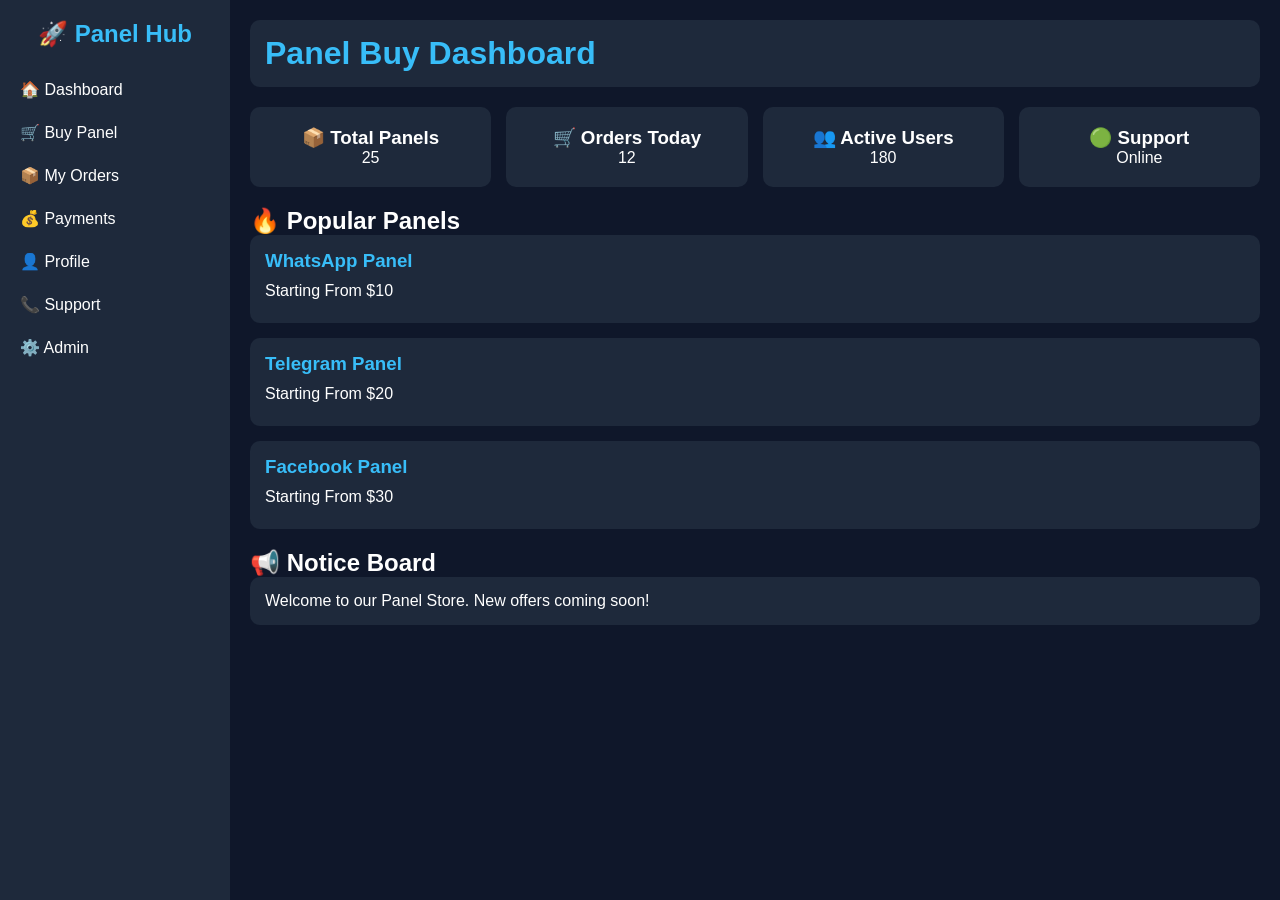
<file: index.html>
<!DOCTYPE html>
<html lang="en">
<head>
<meta charset="UTF-8">
<meta name="viewport" content="width=device-width, initial-scale=1.0">
<title>Panel Buy Dashboard</title>

<link rel="stylesheet" href="style.css">
</head>
<body>

<div class="sidebar">
    <h2>🚀 Panel Hub</h2>

    <a href="index.html">🏠 Dashboard</a>
    <a href="panels.html">🛒 Buy Panel</a>
    <a href="orders.html">📦 My Orders</a>
    <a href="payment.html">💰 Payments</a>
    <a href="profile.html">👤 Profile</a>
    <a href="support.html">📞 Support</a>
    <a href="admin.html">⚙️ Admin</a>
</div>

<div class="main">

    <div class="header">
        <h1>Panel Buy Dashboard</h1>
    </div>

    <div class="cards">

        <div class="card">
            <h3>📦 Total Panels</h3>
            <p>25</p>
        </div>

        <div class="card">
            <h3>🛒 Orders Today</h3>
            <p>12</p>
        </div>

        <div class="card">
            <h3>👥 Active Users</h3>
            <p>180</p>
        </div>

        <div class="card">
            <h3>🟢 Support</h3>
            <p>Online</p>
        </div>

    </div>

    <div class="section">

        <h2>🔥 Popular Panels</h2>

        <div class="panel-box">
            <h3>WhatsApp Panel</h3>
            <p>Starting From $10</p>
        </div>

        <div class="panel-box">
            <h3>Telegram Panel</h3>
            <p>Starting From $20</p>
        </div>

        <div class="panel-box">
            <h3>Facebook Panel</h3>
            <p>Starting From $30</p>
        </div>

    </div>

    <div class="section">

        <h2>📢 Notice Board</h2>

        <div class="panel-box">
            Welcome to our Panel Store. New offers coming soon!
        </div>

    </div>

</div>

</body>
</html>
</file>
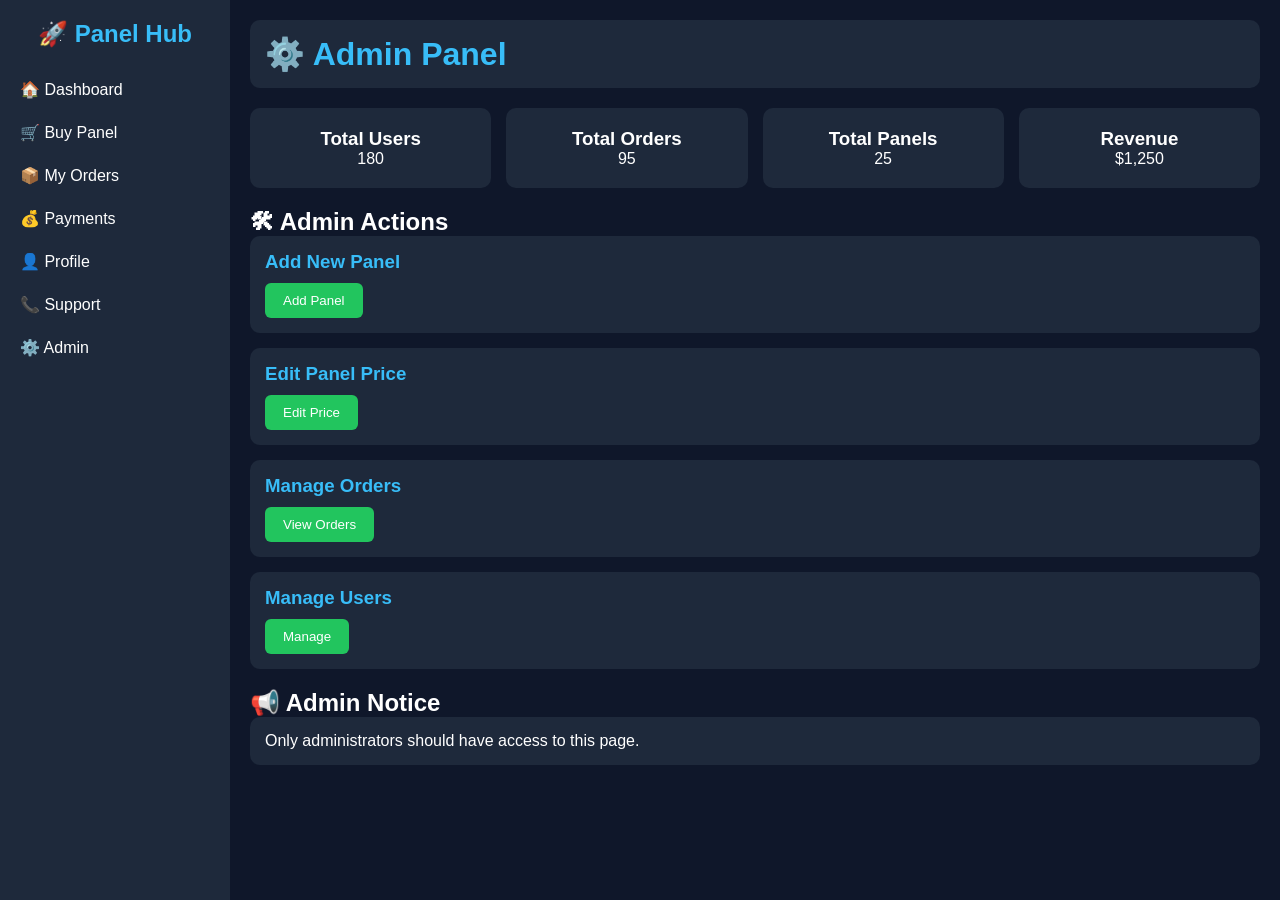
<file: admin.html>
<!DOCTYPE html>
<html lang="en">
<head>
<meta charset="UTF-8">
<meta name="viewport" content="width=device-width, initial-scale=1.0">
<title>Admin Panel</title>

<link rel="stylesheet" href="style.css">
</head>
<body>

<div class="sidebar">
    <h2>🚀 Panel Hub</h2>

    <a href="index.html">🏠 Dashboard</a>
    <a href="panels.html">🛒 Buy Panel</a>
    <a href="orders.html">📦 My Orders</a>
    <a href="payment.html">💰 Payments</a>
    <a href="profile.html">👤 Profile</a>
    <a href="support.html">📞 Support</a>
    <a href="admin.html">⚙️ Admin</a>
</div>

<div class="main">

    <div class="header">
        <h1>⚙️ Admin Panel</h1>
    </div>

    <div class="cards">

        <div class="card">
            <h3>Total Users</h3>
            <p>180</p>
        </div>

        <div class="card">
            <h3>Total Orders</h3>
            <p>95</p>
        </div>

        <div class="card">
            <h3>Total Panels</h3>
            <p>25</p>
        </div>

        <div class="card">
            <h3>Revenue</h3>
            <p>$1,250</p>
        </div>

    </div>

    <div class="section">

        <h2>🛠 Admin Actions</h2>

        <div class="panel-box">
            <h3>Add New Panel</h3>
            <button class="btn">Add Panel</button>
        </div>

        <div class="panel-box">
            <h3>Edit Panel Price</h3>
            <button class="btn">Edit Price</button>
        </div>

        <div class="panel-box">
            <h3>Manage Orders</h3>
            <button class="btn">View Orders</button>
        </div>

        <div class="panel-box">
            <h3>Manage Users</h3>
            <button class="btn">Manage</button>
        </div>

    </div>

    <div class="section">

        <h2>📢 Admin Notice</h2>

        <div class="panel-box">
            Only administrators should have access to this page.
        </div>

    </div>

</div>

</body>
</html>
</file>
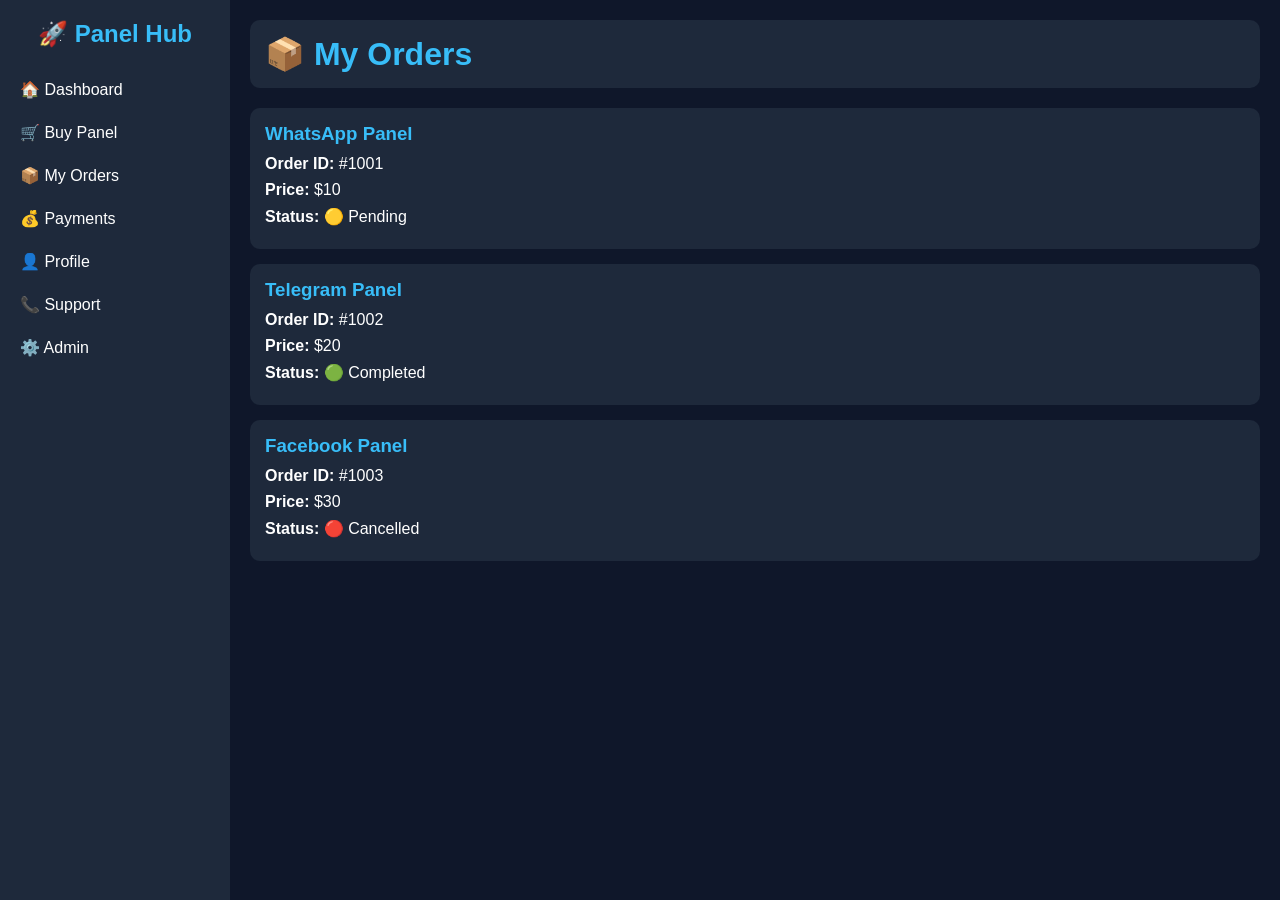
<file: orders.html>
<!DOCTYPE html>
<html lang="en">
<head>
<meta charset="UTF-8">
<meta name="viewport" content="width=device-width, initial-scale=1.0">
<title>My Orders</title>

<link rel="stylesheet" href="style.css">
</head>
<body>

<div class="sidebar">
    <h2>🚀 Panel Hub</h2>

    <a href="index.html">🏠 Dashboard</a>
    <a href="panels.html">🛒 Buy Panel</a>
    <a href="orders.html">📦 My Orders</a>
    <a href="payment.html">💰 Payments</a>
    <a href="profile.html">👤 Profile</a>
    <a href="support.html">📞 Support</a>
    <a href="admin.html">⚙️ Admin</a>
</div>

<div class="main">

    <div class="header">
        <h1>📦 My Orders</h1>
    </div>

    <div class="section">

        <div class="panel-box">
            <h3>WhatsApp Panel</h3>
            <p><b>Order ID:</b> #1001</p>
            <p><b>Price:</b> $10</p>
            <p><b>Status:</b> 🟡 Pending</p>
        </div>

        <div class="panel-box">
            <h3>Telegram Panel</h3>
            <p><b>Order ID:</b> #1002</p>
            <p><b>Price:</b> $20</p>
            <p><b>Status:</b> 🟢 Completed</p>
        </div>

        <div class="panel-box">
            <h3>Facebook Panel</h3>
            <p><b>Order ID:</b> #1003</p>
            <p><b>Price:</b> $30</p>
            <p><b>Status:</b> 🔴 Cancelled</p>
        </div>

    </div>

</div>

</body>
    </html>
</file>
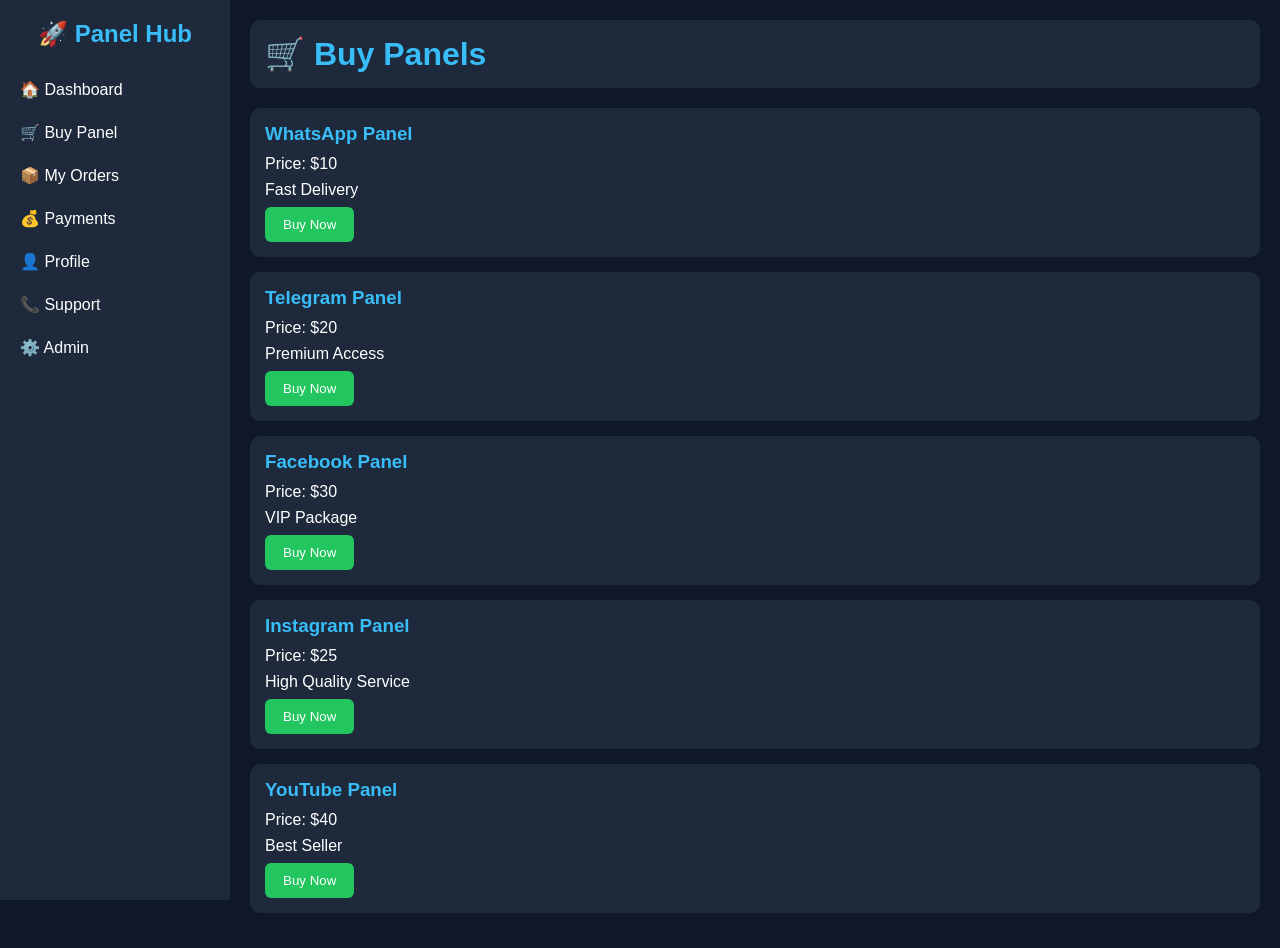
<file: panels.html>
<!DOCTYPE html>
<html lang="en">
<head>
<meta charset="UTF-8">
<meta name="viewport" content="width=device-width, initial-scale=1.0">
<title>Buy Panels</title>

<link rel="stylesheet" href="style.css">
</head>
<body>

<div class="sidebar">
    <h2>🚀 Panel Hub</h2>

    <a href="index.html">🏠 Dashboard</a>
    <a href="panels.html">🛒 Buy Panel</a>
    <a href="orders.html">📦 My Orders</a>
    <a href="payment.html">💰 Payments</a>
    <a href="profile.html">👤 Profile</a>
    <a href="support.html">📞 Support</a>
    <a href="admin.html">⚙️ Admin</a>
</div>

<div class="main">

    <div class="header">
        <h1>🛒 Buy Panels</h1>
    </div>

    <div class="section">

        <div class="panel-box">
            <h3>WhatsApp Panel</h3>
            <p>Price: $10</p>
            <p>Fast Delivery</p>
            <a href="payment.html">
                <button class="btn">Buy Now</button>
            </a>
        </div>

        <div class="panel-box">
            <h3>Telegram Panel</h3>
            <p>Price: $20</p>
            <p>Premium Access</p>
            <a href="payment.html">
                <button class="btn">Buy Now</button>
            </a>
        </div>

        <div class="panel-box">
            <h3>Facebook Panel</h3>
            <p>Price: $30</p>
            <p>VIP Package</p>
            <a href="payment.html">
                <button class="btn">Buy Now</button>
            </a>
        </div>

        <div class="panel-box">
            <h3>Instagram Panel</h3>
            <p>Price: $25</p>
            <p>High Quality Service</p>
            <a href="payment.html">
                <button class="btn">Buy Now</button>
            </a>
        </div>

        <div class="panel-box">
            <h3>YouTube Panel</h3>
            <p>Price: $40</p>
            <p>Best Seller</p>
            <a href="payment.html">
                <button class="btn">Buy Now</button>
            </a>
        </div>

    </div>

</div>

</body>
</html>
</file>
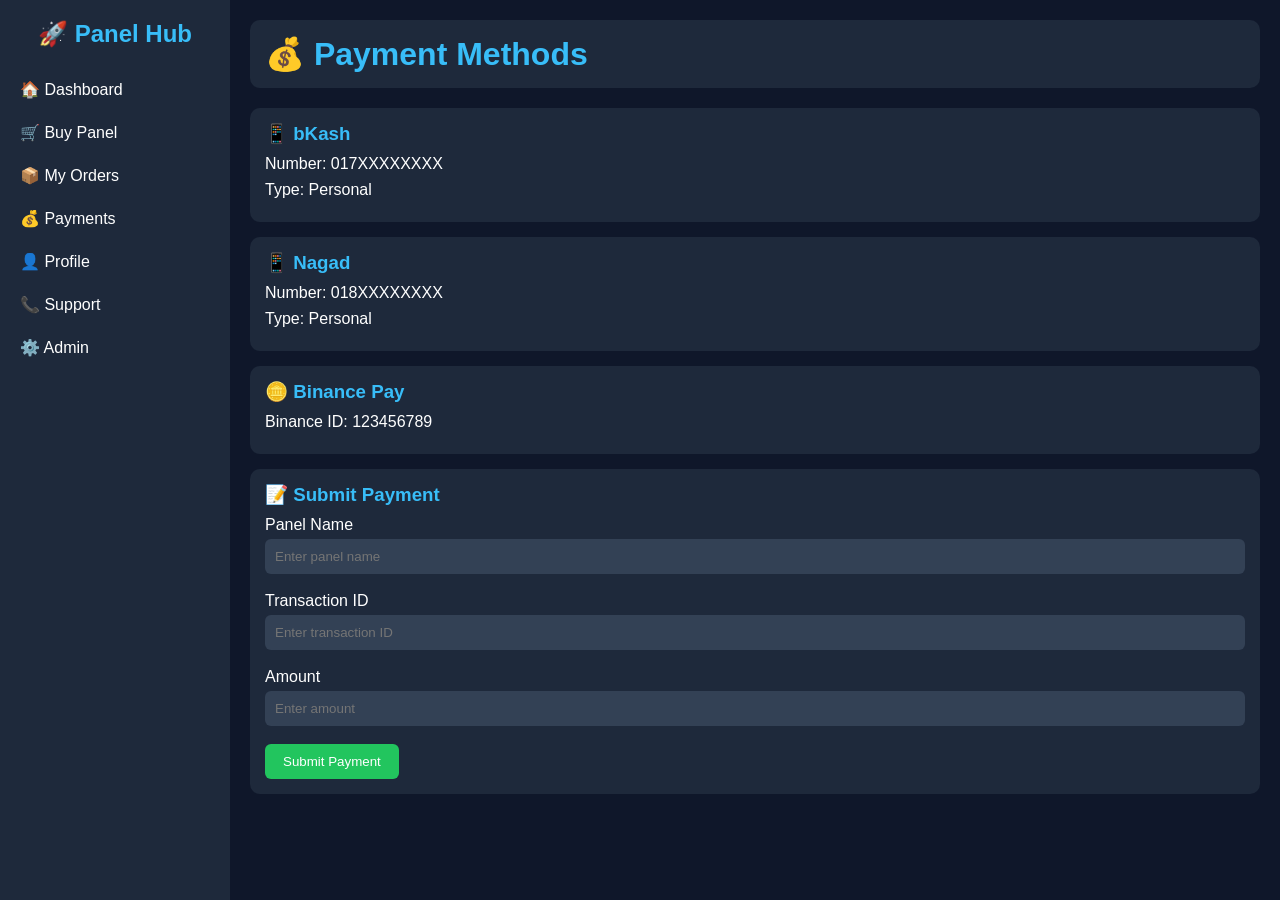
<file: payment.html>
<!DOCTYPE html>
<html lang="en">
<head>
<meta charset="UTF-8">
<meta name="viewport" content="width=device-width, initial-scale=1.0">
<title>Payments</title>

<link rel="stylesheet" href="style.css">
</head>
<body>

<div class="sidebar">
    <h2>🚀 Panel Hub</h2>

    <a href="index.html">🏠 Dashboard</a>
    <a href="panels.html">🛒 Buy Panel</a>
    <a href="orders.html">📦 My Orders</a>
    <a href="payment.html">💰 Payments</a>
    <a href="profile.html">👤 Profile</a>
    <a href="support.html">📞 Support</a>
    <a href="admin.html">⚙️ Admin</a>
</div>

<div class="main">

    <div class="header">
        <h1>💰 Payment Methods</h1>
    </div>

    <div class="section">

        <div class="panel-box">
            <h3>📱 bKash</h3>
            <p>Number: 017XXXXXXXX</p>
            <p>Type: Personal</p>
        </div>

        <div class="panel-box">
            <h3>📱 Nagad</h3>
            <p>Number: 018XXXXXXXX</p>
            <p>Type: Personal</p>
        </div>

        <div class="panel-box">
            <h3>🪙 Binance Pay</h3>
            <p>Binance ID: 123456789</p>
        </div>

        <div class="panel-box">
            <h3>📝 Submit Payment</h3>

            <form>
                <label>Panel Name</label><br>
                <input type="text" placeholder="Enter panel name"><br><br>

                <label>Transaction ID</label><br>
                <input type="text" placeholder="Enter transaction ID"><br><br>

                <label>Amount</label><br>
                <input type="text" placeholder="Enter amount"><br><br>

                <button type="submit" class="btn">
                    Submit Payment
                </button>
            </form>

        </div>

    </div>

</div>

</body>
    </html>
</file>
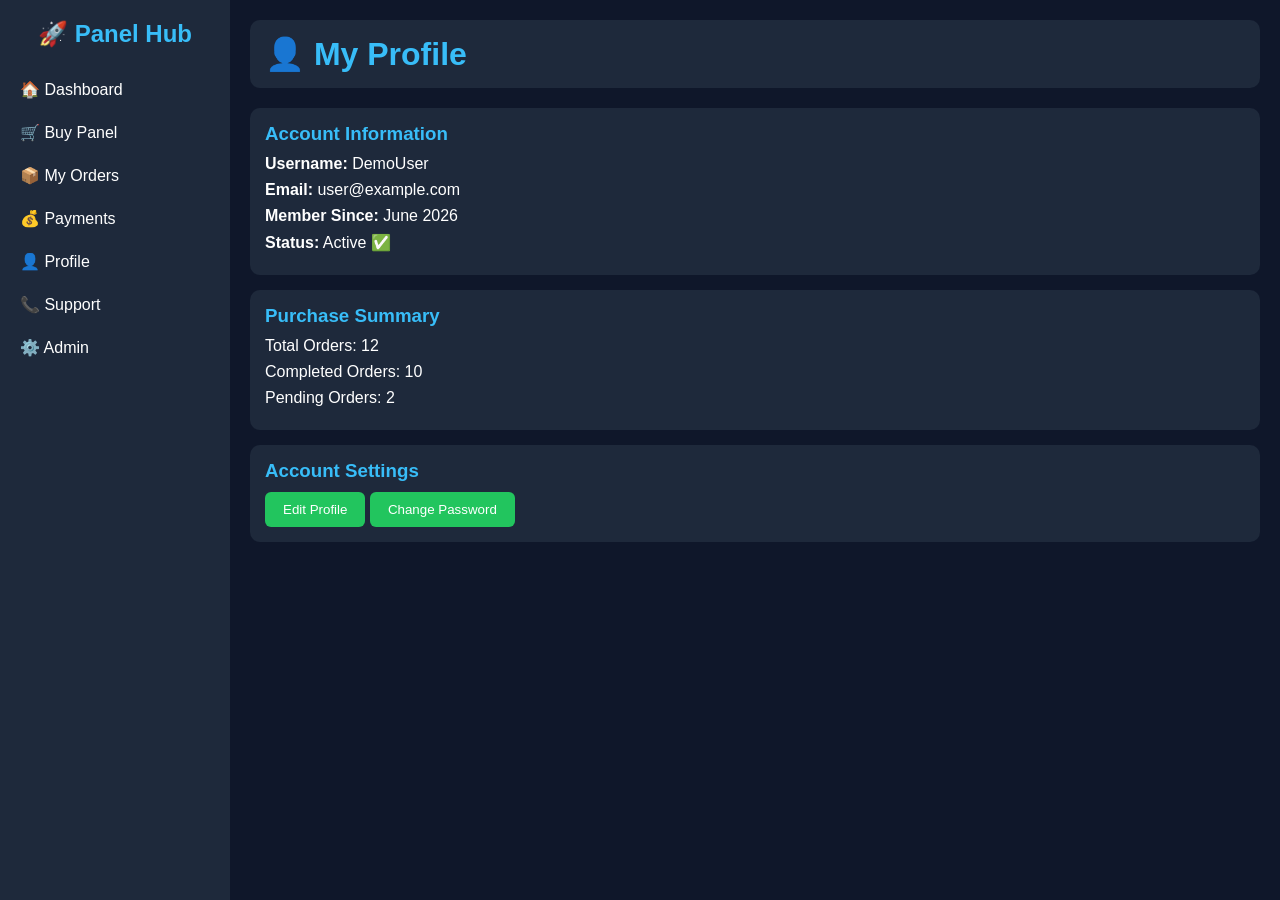
<file: profile.html>
<!DOCTYPE html>
<html lang="en">
<head>
<meta charset="UTF-8">
<meta name="viewport" content="width=device-width, initial-scale=1.0">
<title>Profile</title>

<link rel="stylesheet" href="style.css">
</head>
<body>

<div class="sidebar">
    <h2>🚀 Panel Hub</h2>

    <a href="index.html">🏠 Dashboard</a>
    <a href="panels.html">🛒 Buy Panel</a>
    <a href="orders.html">📦 My Orders</a>
    <a href="payment.html">💰 Payments</a>
    <a href="profile.html">👤 Profile</a>
    <a href="support.html">📞 Support</a>
    <a href="admin.html">⚙️ Admin</a>
</div>

<div class="main">

    <div class="header">
        <h1>👤 My Profile</h1>
    </div>

    <div class="section">

        <div class="panel-box">
            <h3>Account Information</h3>
            <p><b>Username:</b> DemoUser</p>
            <p><b>Email:</b> user@example.com</p>
            <p><b>Member Since:</b> June 2026</p>
            <p><b>Status:</b> Active ✅</p>
        </div>

        <div class="panel-box">
            <h3>Purchase Summary</h3>
            <p>Total Orders: 12</p>
            <p>Completed Orders: 10</p>
            <p>Pending Orders: 2</p>
        </div>

        <div class="panel-box">
            <h3>Account Settings</h3>
            <button class="btn">Edit Profile</button>
            <button class="btn">Change Password</button>
        </div>

    </div>

</div>

</body>
</html>
</file>
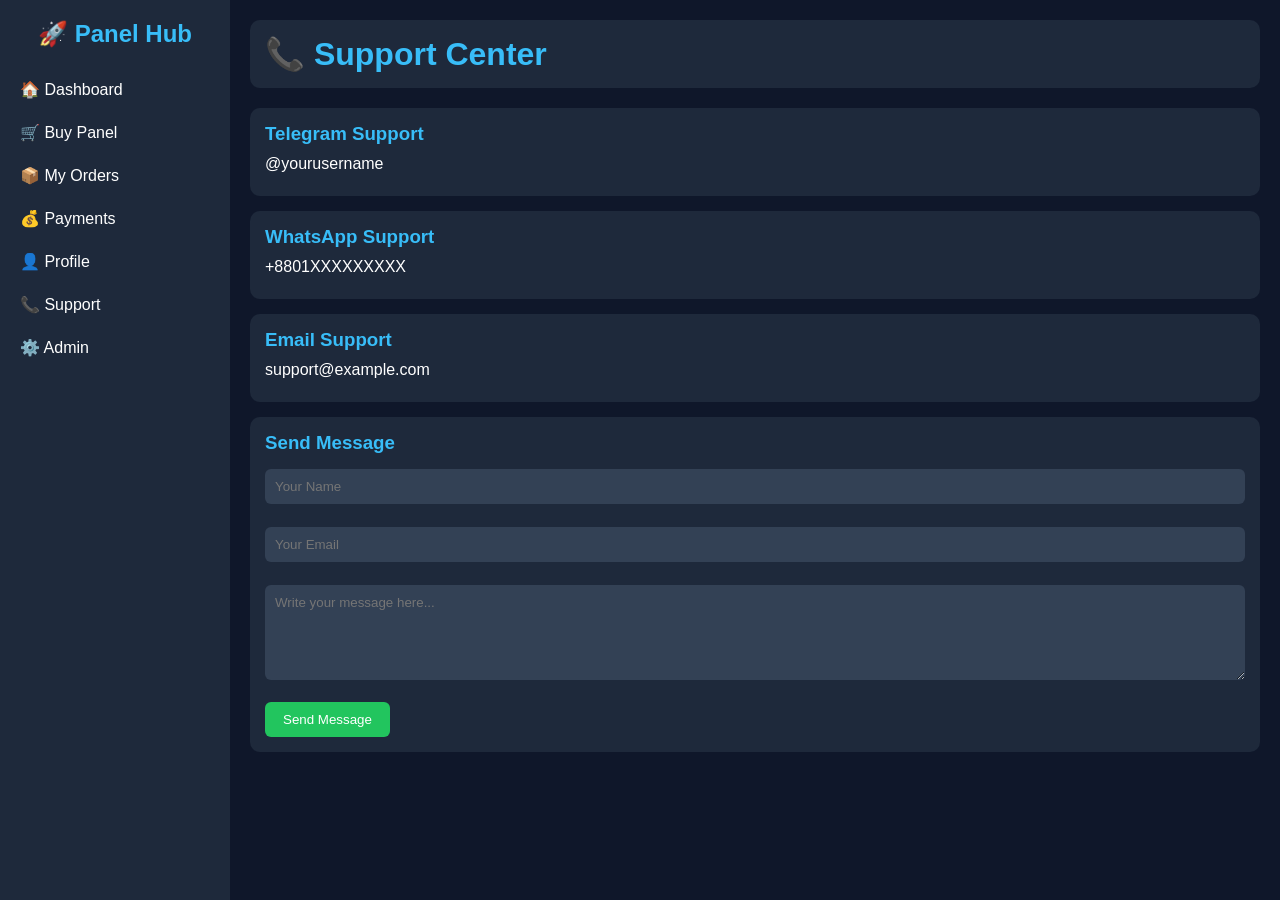
<file: support.html>
<!DOCTYPE html>
<html lang="en">
<head>
<meta charset="UTF-8">
<meta name="viewport" content="width=device-width, initial-scale=1.0">
<title>Support</title>

<link rel="stylesheet" href="style.css">
</head>
<body>

<div class="sidebar">
    <h2>🚀 Panel Hub</h2>

    <a href="index.html">🏠 Dashboard</a>
    <a href="panels.html">🛒 Buy Panel</a>
    <a href="orders.html">📦 My Orders</a>
    <a href="payment.html">💰 Payments</a>
    <a href="profile.html">👤 Profile</a>
    <a href="support.html">📞 Support</a>
    <a href="admin.html">⚙️ Admin</a>
</div>

<div class="main">

    <div class="header">
        <h1>📞 Support Center</h1>
    </div>

    <div class="section">

        <div class="panel-box">
            <h3>Telegram Support</h3>
            <p>@yourusername</p>
        </div>

        <div class="panel-box">
            <h3>WhatsApp Support</h3>
            <p>+8801XXXXXXXXX</p>
        </div>

        <div class="panel-box">
            <h3>Email Support</h3>
            <p>support@example.com</p>
        </div>

        <div class="panel-box">
            <h3>Send Message</h3>

            <form>
                <input type="text" placeholder="Your Name" required><br><br>

                <input type="email" placeholder="Your Email" required><br><br>

                <textarea placeholder="Write your message here..." rows="5"></textarea><br><br>

                <button type="submit" class="btn">
                    Send Message
                </button>
            </form>
        </div>

    </div>

</div>

</body>
    </html>
</file>
<file: style.css>
/* Reset */
*{
    margin:0;
    padding:0;
    box-sizing:border-box;
    font-family:Arial,sans-serif;
}

/* Body */
body{
    background:#0f172a;
    color:#ffffff;
}

/* Sidebar */
.sidebar{
    position:fixed;
    left:0;
    top:0;
    width:230px;
    height:100%;
    background:#1e293b;
    overflow:auto;
    padding-top:20px;
}

.sidebar h2{
    text-align:center;
    margin-bottom:20px;
    color:#38bdf8;
}

.sidebar a{
    display:block;
    color:white;
    text-decoration:none;
    padding:12px 20px;
    transition:0.3s;
}

.sidebar a:hover{
    background:#334155;
}

/* Main Content */
.main{
    margin-left:230px;
    padding:20px;
}

/* Header */
.header{
    background:#1e293b;
    padding:15px;
    border-radius:10px;
    margin-bottom:20px;
}

.header h1{
    color:#38bdf8;
}

/* Cards */
.cards{
    display:grid;
    grid-template-columns:repeat(auto-fit,minmax(220px,1fr));
    gap:15px;
    margin-bottom:20px;
}

.card{
    background:#1e293b;
    padding:20px;
    border-radius:10px;
    text-align:center;
}

/* Sections */
.section{
    margin-top:20px;
}

/* Panel Box */
.panel-box{
    background:#1e293b;
    padding:15px;
    border-radius:10px;
    margin-bottom:15px;
}

.panel-box h3{
    margin-bottom:10px;
    color:#38bdf8;
}

.panel-box p{
    margin-bottom:8px;
}

/* Buttons */
.btn{
    background:#22c55e;
    color:white;
    border:none;
    padding:10px 18px;
    border-radius:6px;
    cursor:pointer;
    transition:0.3s;
}

.btn:hover{
    background:#16a34a;
}

/* Inputs */
input,
textarea,
select{
    width:100%;
    padding:10px;
    border:none;
    border-radius:6px;
    margin-top:5px;
    background:#334155;
    color:white;
}

/* Form */
form{
    margin-top:10px;
}

/* Mobile Responsive */
@media(max-width:768px){

    .sidebar{
        width:100%;
        height:auto;
        position:relative;
    }

    .main{
        margin-left:0;
    }

    .cards{
        grid-template-columns:1fr;
    }

}
</file>
